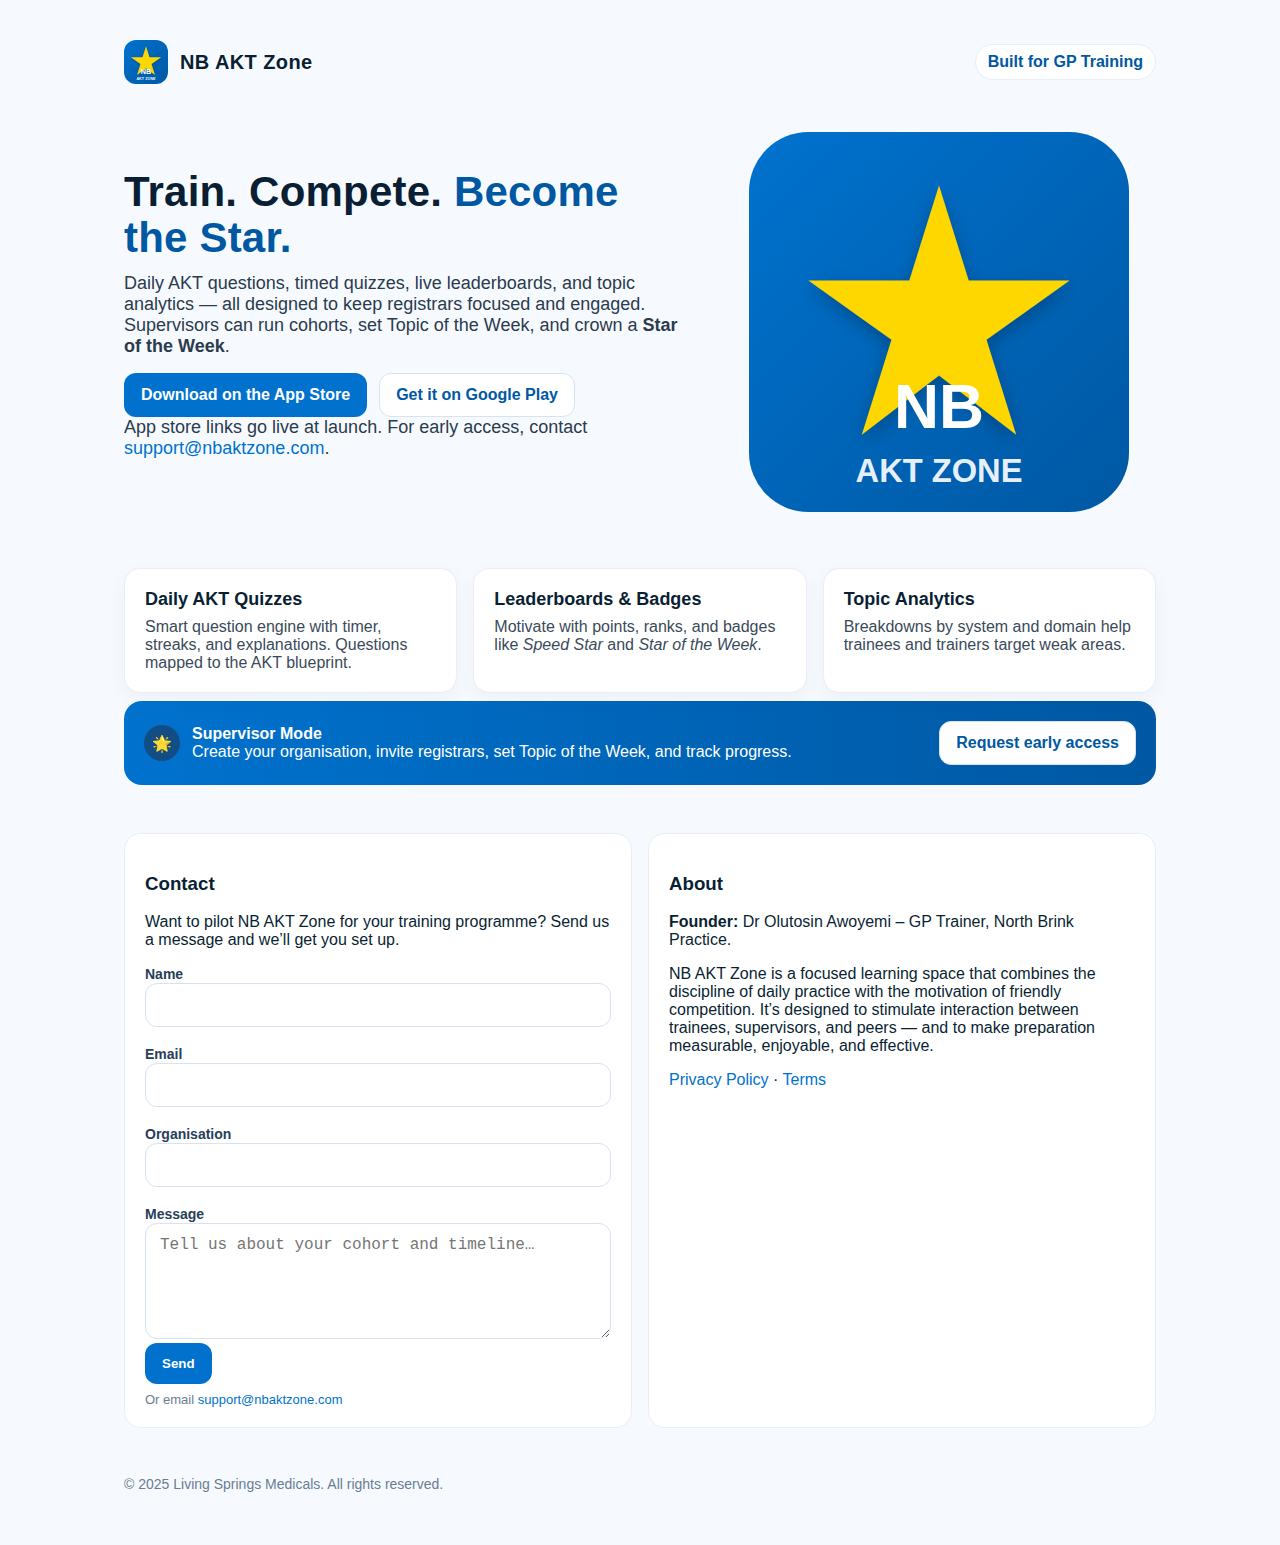
<file: index.html>
<!DOCTYPE html>
<html lang="en">
<head>
  <meta charset="utf-8">
  <meta name="viewport" content="width=device-width, initial-scale=1">
  <title>NB AKT Zone – Train. Compete. Become the Star.</title>
  <meta name="description" content="NB AKT Zone helps GP registrars master the AKT with daily quizzes, leaderboards, and analytics. Built for trainers and cohorts.">
  <link rel="icon" href="/logo.svg" type="image/svg+xml">
  <link rel="stylesheet" href="/styles.css">
</head>
<body>
  <div class="container">
    <header class="header">
      <div class="brand">
        <img src="/logo.svg" alt="NB AKT Zone logo">
        <div class="name">NB AKT Zone</div>
      </div>
      <a class="badge" href="#features">Built for GP Training</a>
    </header>

    <section class="hero">
      <div>
        <h1>Train. Compete. <span style="color:var(--nb-blue-dark)">Become the Star.</span></h1>
        <p>Daily AKT questions, timed quizzes, live leaderboards, and topic analytics — all designed to keep registrars focused and engaged. Supervisors can run cohorts, set Topic of the Week, and crown a <strong>Star of the Week</strong>.</p>
        <div class="cta">
          <a class="btn primary" href="#" aria-disabled="true">Download on the App Store</a>
          <a class="btn secondary" href="#" aria-disabled="true">Get it on Google Play</a>
        </div>
        <p class="notice">App store links go live at launch. For early access, contact <a href="mailto:support@nbaktzone.com">support@nbaktzone.com</a>.</p>
      </div>
      <div>
        <img src="/logo.svg" alt="NB AKT Zone emblem" style="width:100%;max-width:380px;display:block;margin:0 auto;">
      </div>
    </section>

    <section id="features" class="section">
      <div class="cards">
        <div class="card">
          <h3>Daily AKT Quizzes</h3>
          <p>Smart question engine with timer, streaks, and explanations. Questions mapped to the AKT blueprint.</p>
        </div>
        <div class="card">
          <h3>Leaderboards & Badges</h3>
          <p>Motivate with points, ranks, and badges like <em>Speed Star</em> and <em>Star of the Week</em>.</p>
        </div>
        <div class="card">
          <h3>Topic Analytics</h3>
          <p>Breakdowns by system and domain help trainees and trainers target weak areas.</p>
        </div>
      </div>
      <div class="banner">
        <div class="left">
          <span class="star">🌟</span>
          <div>
            <strong>Supervisor Mode</strong><br>
            Create your organisation, invite registrars, set Topic of the Week, and track progress.
          </div>
        </div>
        <a class="btn" style="background:#fff;color:var(--nb-blue-dark);border-color:#d7e3f3" href="#contact">Request early access</a>
      </div>
    </section>

    <section id="contact" class="section grid-2">
      <div class="form-card">
        <h3>Contact</h3>
        <p>Want to pilot NB AKT Zone for your training programme? Send us a message and we’ll get you set up.</p>
        <form method="post" action="https://formspree.io/f/moqzylzz">
          <label>Name<br><input class="input" name="name" required></label><br><br>
          <label>Email<br><input class="input" type="email" name="email" required></label><br><br>
          <label>Organisation<br><input class="input" name="org"></label><br><br>
          <label>Message<br><textarea class="input" name="message" rows="5" placeholder="Tell us about your cohort and timeline…"></textarea></label><br>
          <button class="btn primary" type="submit">Send</button>
          <div class="notice">Or email <a href="mailto:support@nbaktzone.com">support@nbaktzone.com</a></div>
        </form>
      </div>
      <div class="form-card">
        <h3>About</h3>
        <p><strong>Founder:</strong> Dr Olutosin Awoyemi – GP Trainer, North Brink Practice.</p>
        <p>NB AKT Zone is a focused learning space that combines the discipline of daily practice with the motivation of friendly competition. It’s designed to stimulate interaction between trainees, supervisors, and peers — and to make preparation measurable, enjoyable, and effective.</p>
        <p><a href="/privacy.html">Privacy Policy</a> · <a href="/terms.html">Terms</a></p>
      </div>
    </section>

    <footer class="footer">
      © 2025 Living Springs Medicals. All rights reserved.
    </footer>
  </div>
</body>
</html>
</file>
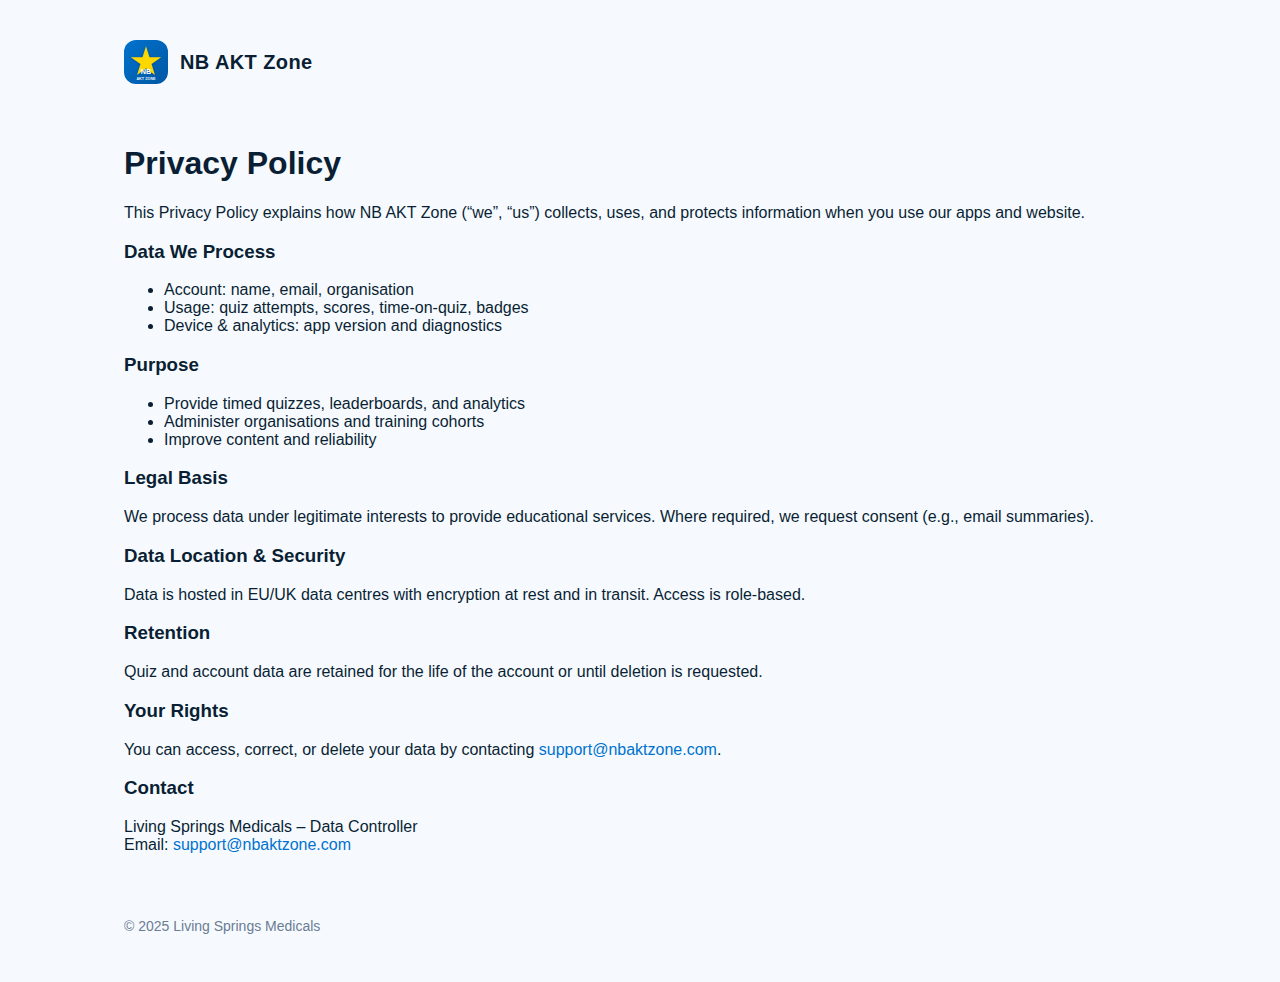
<file: privacy.html>
<!DOCTYPE html>
<html lang="en">
<head>
  <meta charset="utf-8">
  <meta name="viewport" content="width=device-width, initial-scale=1">
  <title>Privacy Policy – NB AKT Zone</title>
  <link rel="icon" href="logo.svg" type="image/svg+xml">
  <link rel="stylesheet" href="styles.css">
</head>
<body>
  <div class="container">
    <header class="header">
      <div class="brand">
        <img src="/logo.svg" alt="NB AKT Zone logo">
        <div class="name">NB AKT Zone</div>
      </div>
    </header>
    <section class="section">
      <h1>Privacy Policy</h1>
      <p>This Privacy Policy explains how NB AKT Zone (“we”, “us”) collects, uses, and protects information when you use our apps and website.</p>
      <h3>Data We Process</h3>
      <ul>
        <li>Account: name, email, organisation</li>
        <li>Usage: quiz attempts, scores, time-on-quiz, badges</li>
        <li>Device & analytics: app version and diagnostics</li>
      </ul>
      <h3>Purpose</h3>
      <ul>
        <li>Provide timed quizzes, leaderboards, and analytics</li>
        <li>Administer organisations and training cohorts</li>
        <li>Improve content and reliability</li>
      </ul>
      <h3>Legal Basis</h3>
      <p>We process data under legitimate interests to provide educational services. Where required, we request consent (e.g., email summaries).</p>
      <h3>Data Location & Security</h3>
      <p>Data is hosted in EU/UK data centres with encryption at rest and in transit. Access is role-based.</p>
      <h3>Retention</h3>
      <p>Quiz and account data are retained for the life of the account or until deletion is requested.</p>
      <h3>Your Rights</h3>
      <p>You can access, correct, or delete your data by contacting <a href="mailto:support@nbaktzone.com">support@nbaktzone.com</a>.</p>
      <h3>Contact</h3>
      <p>Living Springs Medicals – Data Controller<br>
      Email: <a href="mailto:support@nbaktzone.com">support@nbaktzone.com</a></p>
    </section>
    <footer class="footer">© 2025 Living Springs Medicals</footer>
  </div>
</body>
</html>
</file>
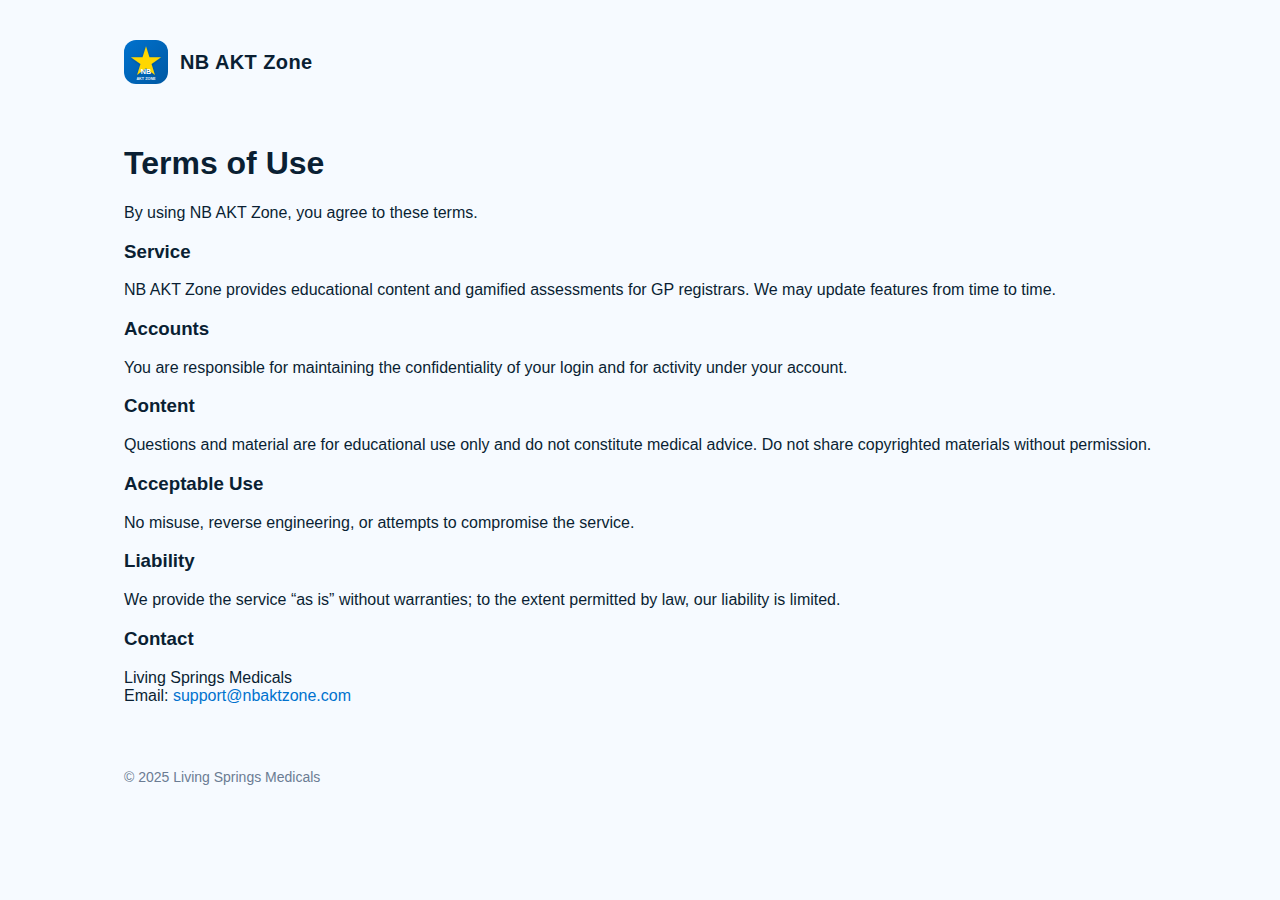
<file: terms.html>
<!DOCTYPE html>
<html lang="en">
<head>
  <meta charset="utf-8">
  <meta name="viewport" content="width=device-width, initial-scale=1">
  <title>Terms of Use – NB AKT Zone</title>
  <link rel="icon" href="logo.svg" type="image/svg+xml">
  <link rel="stylesheet" href="styles.css">
</head>
<body>
  <div class="container">
    <header class="header">
      <div class="brand">
        <img src="/logo.svg" alt="NB AKT Zone logo">
        <div class="name">NB AKT Zone</div>
      </div>
    </header>
    <section class="section">
      <h1>Terms of Use</h1>
      <p>By using NB AKT Zone, you agree to these terms.</p>
      <h3>Service</h3>
      <p>NB AKT Zone provides educational content and gamified assessments for GP registrars. We may update features from time to time.</p>
      <h3>Accounts</h3>
      <p>You are responsible for maintaining the confidentiality of your login and for activity under your account.</p>
      <h3>Content</h3>
      <p>Questions and material are for educational use only and do not constitute medical advice. Do not share copyrighted materials without permission.</p>
      <h3>Acceptable Use</h3>
      <p>No misuse, reverse engineering, or attempts to compromise the service.</p>
      <h3>Liability</h3>
      <p>We provide the service “as is” without warranties; to the extent permitted by law, our liability is limited.</p>
      <h3>Contact</h3>
      <p>Living Springs Medicals<br>
      Email: <a href="mailto:support@nbaktzone.com">support@nbaktzone.com</a></p>
    </section>
    <footer class="footer">© 2025 Living Springs Medicals</footer>
  </div>
</body>
</html>
</file>
<file: styles.css>
:root{
  --nb-blue:#0072CE;
  --nb-blue-dark:#0058a3;
  --gold:#FFD700;
  --ink:#0A1F33;
  --muted:#6B7C93;
  --bg:#F6FAFF;
  --card:#FFFFFF;
}
*{box-sizing:border-box}
html,body{margin:0;padding:0;font-family:Inter,Segoe UI,Roboto,Arial,sans-serif;color:var(--ink);background:var(--bg);}
a{color:var(--nb-blue);text-decoration:none}
a:hover{text-decoration:underline}
.container{max-width:1080px;margin:0 auto;padding:24px}
.header{display:flex;align-items:center;justify-content:space-between;padding:16px 0}
.brand{display:flex;gap:12px;align-items:center}
.brand img{width:44px;height:44px;border-radius:12px}
.brand .name{font-weight:800;font-size:20px;letter-spacing:.4px}
.badge{display:inline-flex;align-items:center;gap:8px;background:var(--card);border:1px solid #e7eef7;border-radius:999px;padding:8px 12px;color:var(--nb-blue-dark);font-weight:600}
.hero{display:grid;grid-template-columns:1.3fr 1fr;gap:32px;align-items:center;padding:32px 0}
.hero h1{font-size:42px;line-height:1.1;margin:0 0 12px;font-weight:900;letter-spacing:.2px}
.hero p{font-size:18px;color:#2b3b4d;margin:0 0 16px}
.cta{display:flex;gap:12px;flex-wrap:wrap;margin-top:12px}
.btn{display:inline-flex;align-items:center;justify-content:center;padding:12px 16px;border-radius:12px;border:1px solid transparent;font-weight:700}
.btn.primary{background:var(--nb-blue);color:#fff}
.btn.secondary{background:#fff;border-color:#d7e3f3;color:var(--nb-blue-dark)}
.section{padding:24px 0}
.cards{display:grid;grid-template-columns:repeat(3,1fr);gap:16px}
.card{background:var(--card);border:1px solid #e7eef7;border-radius:16px;padding:20px;box-shadow:0 6px 20px rgba(0,0,0,.04)}
.card h3{margin:0 0 8px;font-size:18px}
.card p{margin:0;color:#3a4a5a}
.banner{background:linear-gradient(90deg,var(--nb-blue),var(--nb-blue-dark));border-radius:18px;padding:20px;color:#fff;display:flex;align-items:center;justify-content:space-between;margin-top:8px}
.banner .left{display:flex;align-items:center;gap:12px}
.banner .star{width:36px;height:36px;display:inline-grid;place-items:center;background:#134d86;border-radius:999px}
.footer{padding:24px 0;color:var(--muted);font-size:14px}
.grid-2{display:grid;grid-template-columns:1fr 1fr;gap:16px}
.input, textarea{width:100%;padding:12px 14px;border:1px solid #d7e3f3;border-radius:12px;font-size:16px;background:#fff}
label{font-weight:700;font-size:14px;color:#274059}
small.hint{color:#6b7c93}
.form-card{background:var(--card);border:1px solid #e7eef7;border-radius:16px;padding:20px}
.notice{font-size:13px;color:#6b7c93;margin-top:8px}
@media (max-width:960px){
  .hero{grid-template-columns:1fr}
  .cards{grid-template-columns:1fr;gap:12px}
}
</file>
